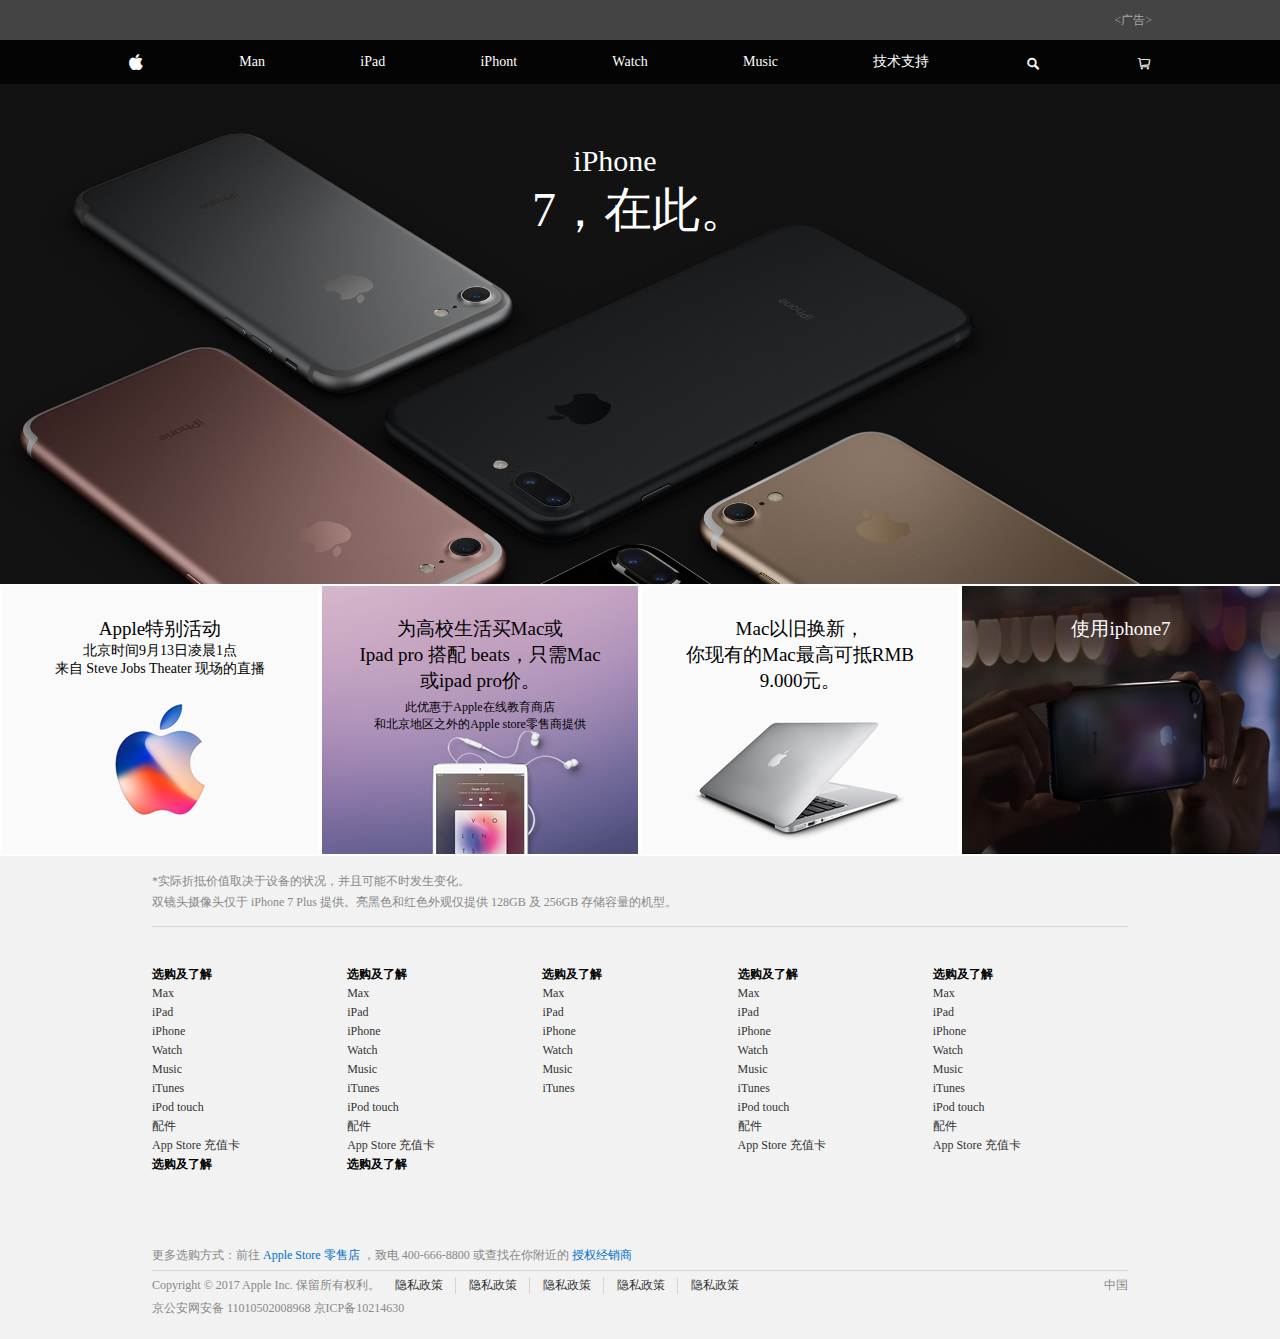
<file: index.html>
<!doctype html>
<html lang="en">
<head>
    <meta charset="UTF-8">
    <title>ipad</title>
    <link rel="stylesheet" href="CSS/index.css">
    <link rel="stylesheet" href="CSS/base.css">
</head>
<body>
<!--头部-->
<header>
    <main>
        <p>&lt;广告&gt;</p>
    </main>
</header>
<!--头部结束-->
<!--导航开始-->
<nav style="-moz-user-select:-moz-none;" onselectstart="return false;">
    <ul class="daohang">
        <li><a class="iconfont" href="">&#xe6d3;</a></li>
        <li><a href="https://15834363089.github.io/WUIF1707-2-personal/gerenzhuye.html">Man</a></li>
        <li><a href="https://15834363089.github.io/WUIF1707-2-personal/gerenzhuye.html">iPad</a></li>
        <li><a href="https://15834363089.github.io/WUIF1707-2-personal/gerenzhuye.html">iPhont</a></li>
        <li><a href="https://15834363089.github.io/WUIF1707-2-personal/gerenzhuye.html">Watch</a></li>
        <li><a href="https://15834363089.github.io/WUIF1707-2-personal/gerenzhuye.html">Music</a></li>
        <li><a href="https://15834363089.github.io/WUIF1707-2-personal/gerenzhuye.html">技术支持</a></li>
        <li><a class="iconfont" href="https://15834363089.github.io/WUIF1707-2-personal/gerenzhuye.html">&#xe605;</a></li>
        <li><a class="iconfont" href="https://15834363089.github.io/WUIF1707-2-personal/gerenzhuye.html">&#xe639;</a></li>
    </ul>
    <ul class="daohang-1">
        <li><a class="iconfont" href="">&#xe61d;</a></li>
        <li><a class="iconfont" href="">&#xe6d3;</a></li>
        <li><a class="iconfont" href="">&#xeb16;</a></li>
    </ul>
</nav>
<!--导航结束-->
<!--banner-->
<div id="banner">
    <div class="banner-img">
        <div class="banner-text">
            <h1>iPhone</h1>
            <h1>7，在此。</h1>
        </div>
    </div>
</div>
<!--banner结束-->
<div class="box">
    <div>
        <h4>Apple特别活动</h4>
        <h5>北京时间9月13日凌晨1点<br><span>来自 Steve Jobs Theater 现场的直播</span>
        </h5>
    </div>
    <div>
        <h4>
            为高校生活买Mac或 <br> Ipad pro 搭配 beats，只需Mac或ipad pro价。
        </h4>
        <h6>此优惠于Apple在线教育商店 <br>和北京地区之外的Apple store零售商提供</h6>
    </div>
    <div>
        <h4>Mac以旧换新，<br>你现有的Mac最高可抵RMB 9.000元。</h4>

    </div>
    <div>
        <h4>使用iphone7</h4>
    </div>
</div>
<div class="weibu">
    <div class="weibuneirong">
        <div class="wei-top">
            <p>*实际折抵价值取决于设备的状况，并且可能不时发生变化。</p>
            <p>双镜头摄像头仅于 iPhone 7 Plus 提供。亮黑色和红色外观仅提供 128GB 及 256GB 存储容量的机型。</p>
        </div>
        <div class="wei-zhong">
            <ul class="zuo-1">
                <li>选购及了解<p>+</p></li>
                <li><a href="">Max</a></li>
                <li><a href="">iPad</a></li>
                <li><a href="">iPhone</a></li>
                <li><a href="">Watch</a></li>
                <li><a href="">Music</a></li>
                <li><a href="">iTunes</a></li>
                <li><a href="">iPod touch</a></li>
                <li><a href="">配件</a></li>
                <li><a href="">App Store 充值卡</a></li>
            </ul>
            <ul class="zuo-1">
                <li>选购及了解<p>+</p></li>
                <li><a href="">Max</a></li>
                <li><a href="">iPad</a></li>
                <li><a href="">iPhone</a></li>
                <li><a href="">Watch</a></li>
                <li><a href="">Music</a></li>
                <li><a href="">iTunes</a></li>
                <li><a href="">iPod touch</a></li>
                <li><a href="">配件</a></li>
                <li><a href="">App Store 充值卡</a></li>
            </ul>
            <ul class="zuo-1">
                <li>选购及了解<p>+</p></li>
                <li><a href="">Max</a></li>
                <li><a href="">iPad</a></li>
                <li><a href="">iPhone</a></li>
                <li><a href="">Watch</a></li>
                <li><a href="">Music</a></li>
                <li><a href="">iTunes</a></li>
            </ul>
            <ul class="zuo-1">
                <li>选购及了解<p>+</p></li>
                <li><a href="">Max</a></li>
                <li><a href="">iPad</a></li>
                <li><a href="">iPhone</a></li>
                <li><a href="">Watch</a></li>
                <li><a href="">Music</a></li>
                <li><a href="">iTunes</a></li>
                <li><a href="">iPod touch</a></li>
                <li><a href="">配件</a></li>
                <li><a href="">App Store 充值卡</a></li>
            </ul>
            <ul class="zuo-1">
                <li>选购及了解<p>+</p></li>
                <li><a href="">Max</a></li>
                <li><a href="">iPad</a></li>
                <li><a href="">iPhone</a></li>
                <li><a href="">Watch</a></li>
                <li><a href="">Music</a></li>
                <li><a href="">iTunes</a></li>
                <li><a href="">iPod touch</a></li>
                <li><a href="">配件</a></li>
                <li><a href="">App Store 充值卡</a></li>
            </ul>
            <ul class="zuo-1">
                <li>选购及了解<p>+</p></li>
            </ul>
            <ul class="zuo-1">
                <li>选购及了解<p>+</p></li>
            </ul>

        </div>
        <div class="wei-bottom">
            <div class="dianhua">
                <span>更多选购方式：前往</span>
                <a href="">Apple Store 零售店</a>
                <span>，致电 400-666-8800 或查找在你附近的</span>
                <a href="">授权经销商</a>
            </div>
            <div class="buxiangzuo">
                <div class="buxiangzuo-1">
                    Copyright © 2017 Apple Inc. 保留所有权利。
                </div>
                <div class="buxiangzuo-2">
                    <a href="">隐私政策</a>
                    <a href="">隐私政策</a>
                    <a href="">隐私政策</a>
                    <a href="">隐私政策</a>
                    <a href="">隐私政策</a>
                </div>
                <p>中国</p>
            </div>
            <div class="buzuole">
                <p>中国</p>
                <p><div class="buxiangzuo-1">
                Copyright © 2017 Apple Inc. 保留所有权利。
            </div></p>
                <div class="ai-1">
                    <a href="">隐私政策</a>
                    <a href="">隐私政策</a>
                    <a href="">隐私政策</a>
                    <a href="">隐私政策</a>
                    <a href="">隐私政策</a>
                </div>
            </div>
            <div class="ai">京公安网安备 11010502008968 <a href="">京ICP备10214630</a></div>

        </div>
    </div>
</div>

</body>
</html>
</file>
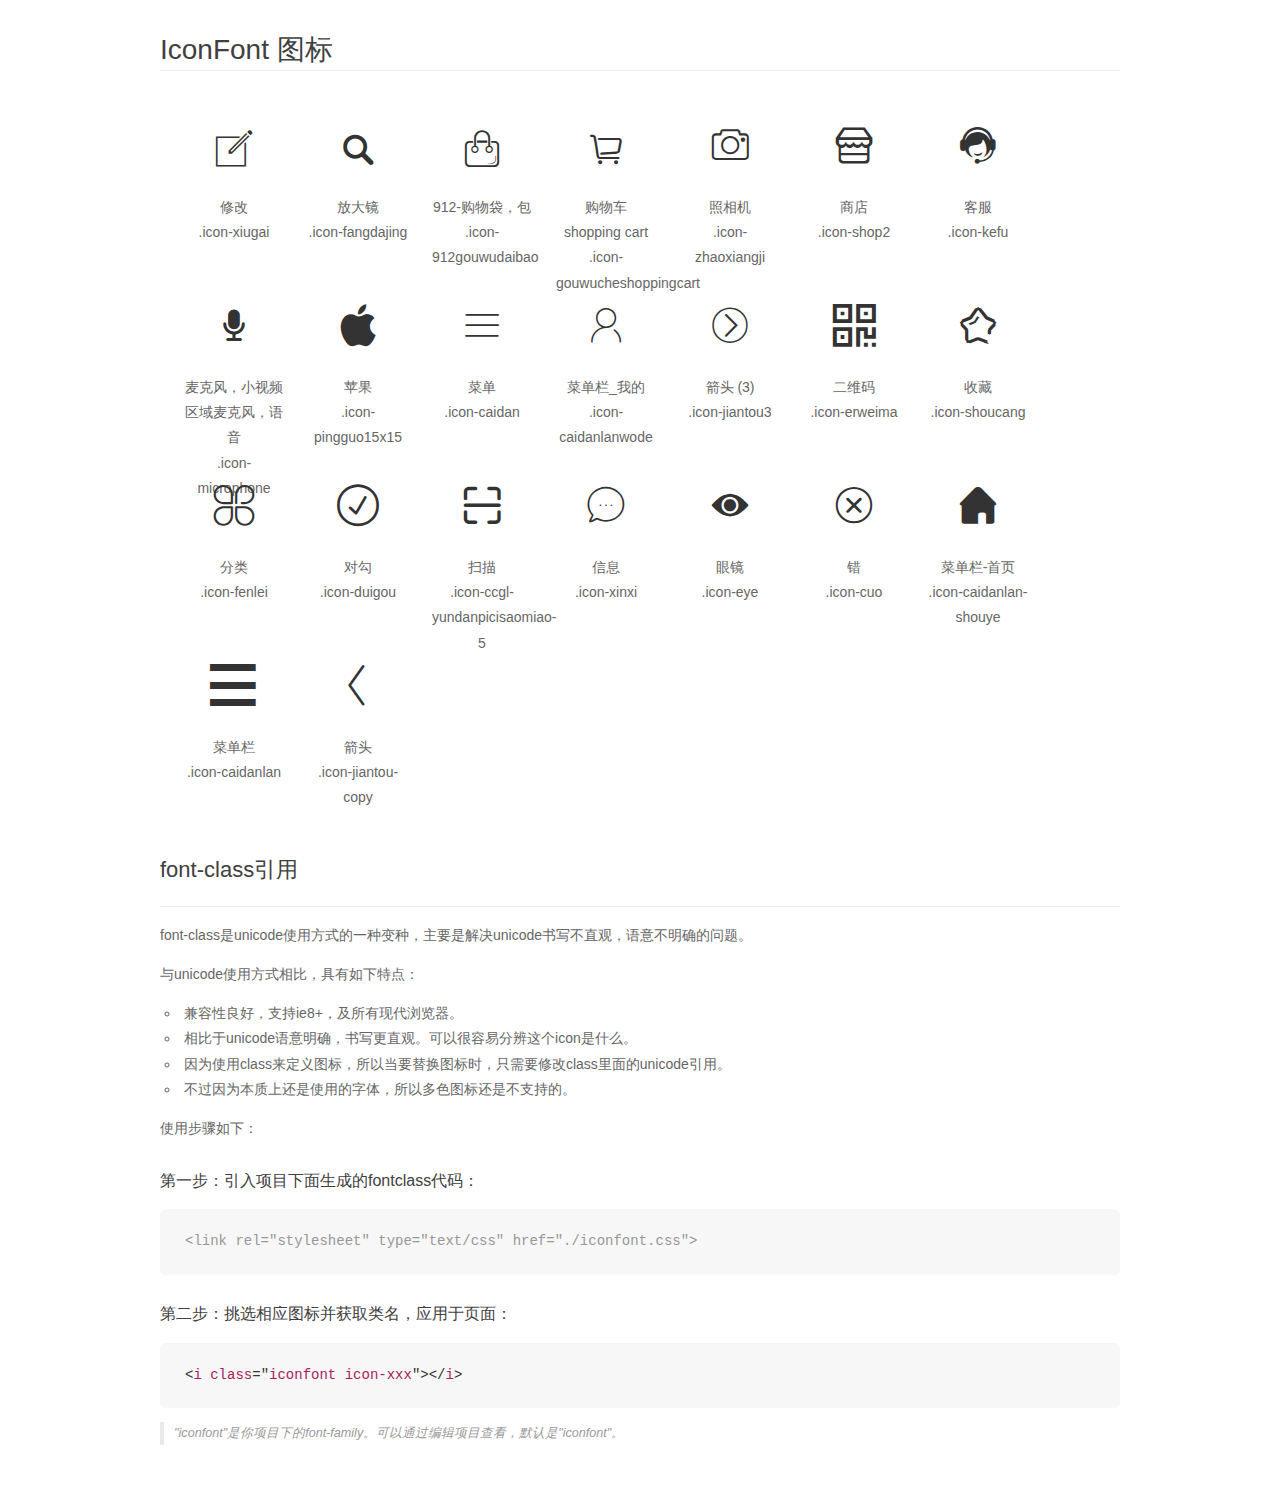
<file: iconfont/demo_fontclass.html>
<!DOCTYPE html>
<html>
<head>
    <meta charset="utf-8"/>
    <title>IconFont</title>
    <link rel="stylesheet" href="demo.css">
    <link rel="stylesheet" href="iconfont.css">
</head>
<body>
    <div class="main markdown">
        <h1>IconFont 图标</h1>
        <ul class="icon_lists clear">
            
                <li>
                <i class="icon iconfont icon-xiugai"></i>
                    <div class="name">修改</div>
                    <div class="fontclass">.icon-xiugai</div>
                </li>
            
                <li>
                <i class="icon iconfont icon-fangdajing"></i>
                    <div class="name">放大镜</div>
                    <div class="fontclass">.icon-fangdajing</div>
                </li>
            
                <li>
                <i class="icon iconfont icon-912gouwudaibao"></i>
                    <div class="name">912-购物袋，包</div>
                    <div class="fontclass">.icon-912gouwudaibao</div>
                </li>
            
                <li>
                <i class="icon iconfont icon-gouwucheshoppingcart"></i>
                    <div class="name">购物车 shopping cart</div>
                    <div class="fontclass">.icon-gouwucheshoppingcart</div>
                </li>
            
                <li>
                <i class="icon iconfont icon-zhaoxiangji"></i>
                    <div class="name">照相机</div>
                    <div class="fontclass">.icon-zhaoxiangji</div>
                </li>
            
                <li>
                <i class="icon iconfont icon-shop2"></i>
                    <div class="name">商店</div>
                    <div class="fontclass">.icon-shop2</div>
                </li>
            
                <li>
                <i class="icon iconfont icon-kefu"></i>
                    <div class="name">客服</div>
                    <div class="fontclass">.icon-kefu</div>
                </li>
            
                <li>
                <i class="icon iconfont icon-microphone"></i>
                    <div class="name">麦克风，小视频区域麦克风，语音</div>
                    <div class="fontclass">.icon-microphone</div>
                </li>
            
                <li>
                <i class="icon iconfont icon-pingguo15x15"></i>
                    <div class="name">苹果</div>
                    <div class="fontclass">.icon-pingguo15x15</div>
                </li>
            
                <li>
                <i class="icon iconfont icon-caidan"></i>
                    <div class="name">菜单</div>
                    <div class="fontclass">.icon-caidan</div>
                </li>
            
                <li>
                <i class="icon iconfont icon-caidanlanwode"></i>
                    <div class="name">菜单栏_我的</div>
                    <div class="fontclass">.icon-caidanlanwode</div>
                </li>
            
                <li>
                <i class="icon iconfont icon-jiantou3"></i>
                    <div class="name">箭头 (3)</div>
                    <div class="fontclass">.icon-jiantou3</div>
                </li>
            
                <li>
                <i class="icon iconfont icon-erweima"></i>
                    <div class="name">二维码</div>
                    <div class="fontclass">.icon-erweima</div>
                </li>
            
                <li>
                <i class="icon iconfont icon-shoucang"></i>
                    <div class="name">收藏</div>
                    <div class="fontclass">.icon-shoucang</div>
                </li>
            
                <li>
                <i class="icon iconfont icon-fenlei"></i>
                    <div class="name">分类</div>
                    <div class="fontclass">.icon-fenlei</div>
                </li>
            
                <li>
                <i class="icon iconfont icon-duigou"></i>
                    <div class="name">对勾</div>
                    <div class="fontclass">.icon-duigou</div>
                </li>
            
                <li>
                <i class="icon iconfont icon-ccgl-yundanpicisaomiao-5"></i>
                    <div class="name">扫描</div>
                    <div class="fontclass">.icon-ccgl-yundanpicisaomiao-5</div>
                </li>
            
                <li>
                <i class="icon iconfont icon-xinxi"></i>
                    <div class="name">信息</div>
                    <div class="fontclass">.icon-xinxi</div>
                </li>
            
                <li>
                <i class="icon iconfont icon-eye"></i>
                    <div class="name">眼镜</div>
                    <div class="fontclass">.icon-eye</div>
                </li>
            
                <li>
                <i class="icon iconfont icon-cuo"></i>
                    <div class="name">错</div>
                    <div class="fontclass">.icon-cuo</div>
                </li>
            
                <li>
                <i class="icon iconfont icon-caidanlan-shouye"></i>
                    <div class="name">菜单栏-首页</div>
                    <div class="fontclass">.icon-caidanlan-shouye</div>
                </li>
            
                <li>
                <i class="icon iconfont icon-caidanlan"></i>
                    <div class="name">菜单栏</div>
                    <div class="fontclass">.icon-caidanlan</div>
                </li>
            
                <li>
                <i class="icon iconfont icon-jiantou-copy"></i>
                    <div class="name">箭头</div>
                    <div class="fontclass">.icon-jiantou-copy</div>
                </li>
            
        </ul>

        <h2 id="font-class-">font-class引用</h2>
        <hr>

        <p>font-class是unicode使用方式的一种变种，主要是解决unicode书写不直观，语意不明确的问题。</p>
        <p>与unicode使用方式相比，具有如下特点：</p>
        <ul>
        <li>兼容性良好，支持ie8+，及所有现代浏览器。</li>
        <li>相比于unicode语意明确，书写更直观。可以很容易分辨这个icon是什么。</li>
        <li>因为使用class来定义图标，所以当要替换图标时，只需要修改class里面的unicode引用。</li>
        <li>不过因为本质上还是使用的字体，所以多色图标还是不支持的。</li>
        </ul>
        <p>使用步骤如下：</p>
        <h3 id="-fontclass-">第一步：引入项目下面生成的fontclass代码：</h3>


        <pre><code class="lang-js hljs javascript"><span class="hljs-comment">&lt;link rel="stylesheet" type="text/css" href="./iconfont.css"&gt;</span></code></pre>
        <h3 id="-">第二步：挑选相应图标并获取类名，应用于页面：</h3>
        <pre><code class="lang-css hljs">&lt;<span class="hljs-selector-tag">i</span> <span class="hljs-selector-tag">class</span>="<span class="hljs-selector-tag">iconfont</span> <span class="hljs-selector-tag">icon-xxx</span>"&gt;&lt;/<span class="hljs-selector-tag">i</span>&gt;</code></pre>
        <blockquote>
        <p>"iconfont"是你项目下的font-family。可以通过编辑项目查看，默认是"iconfont"。</p>
        </blockquote>
    </div>
</body>
</html>
</file>
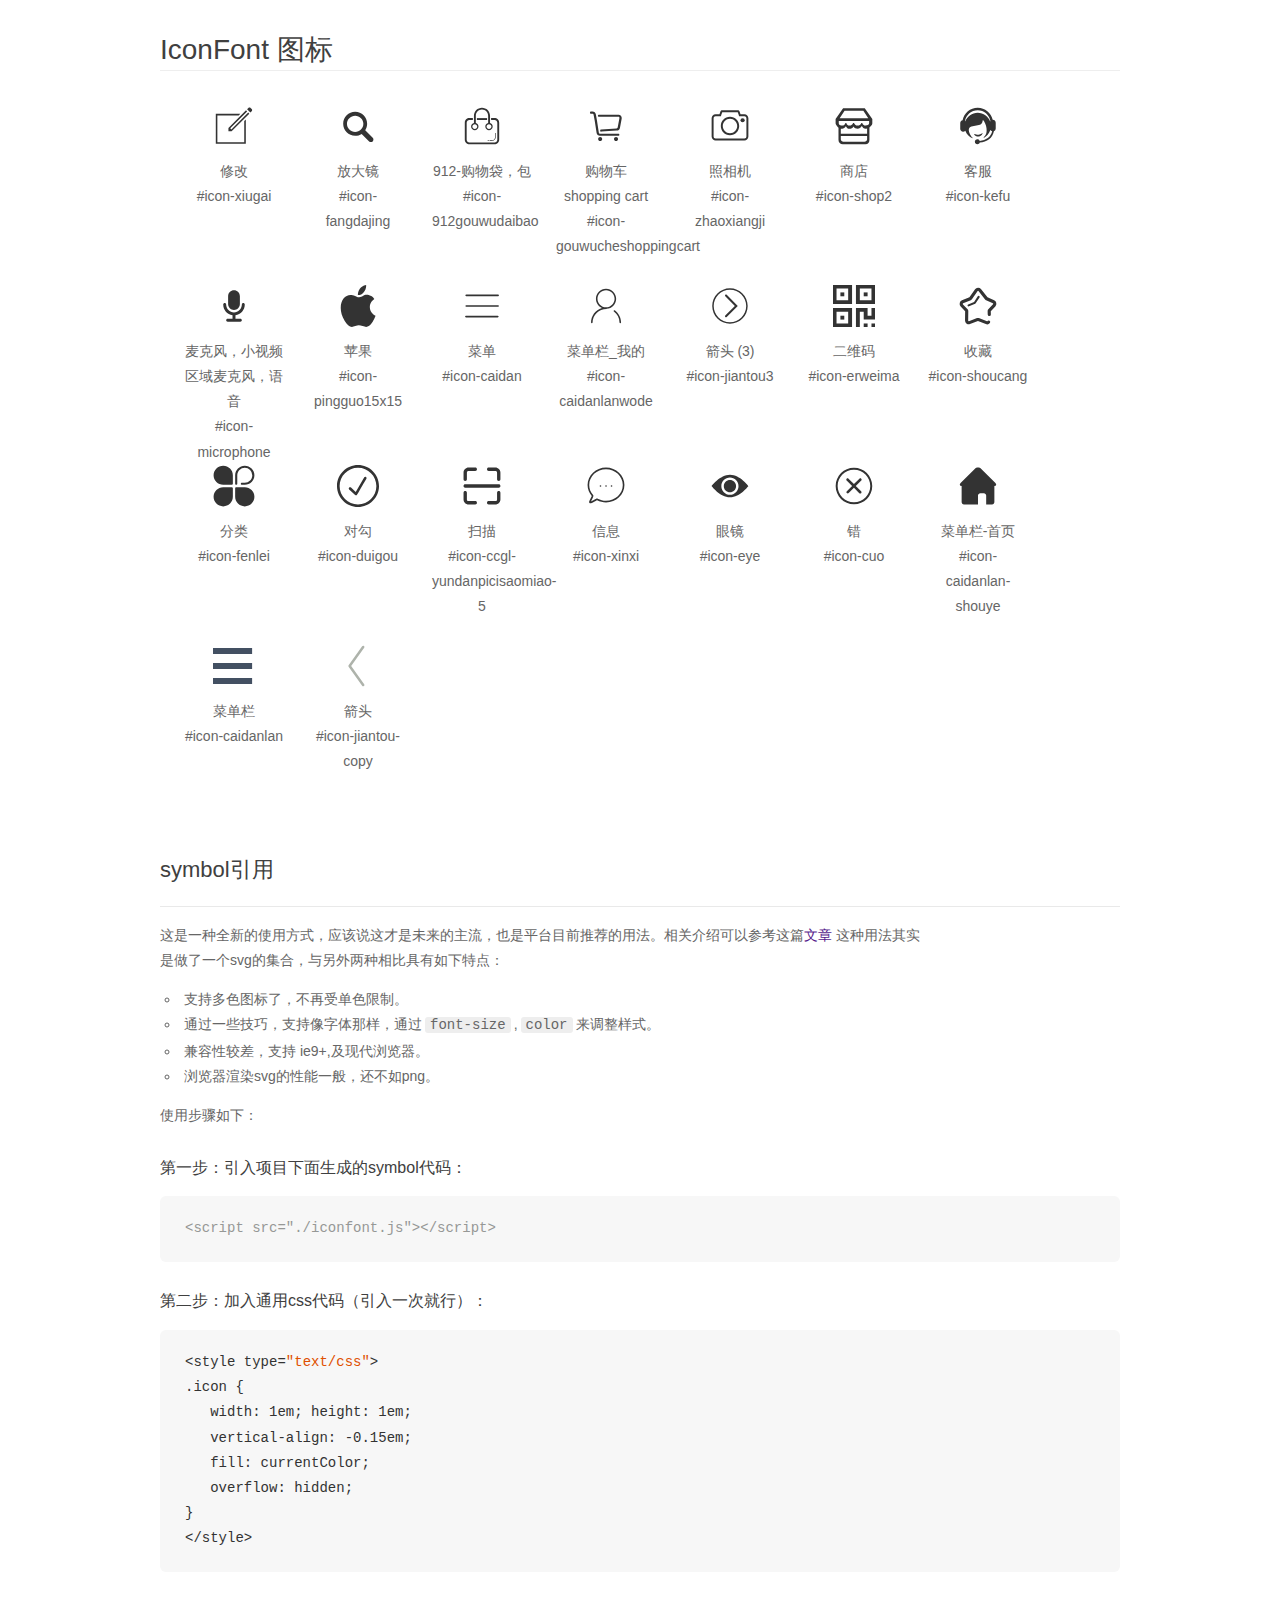
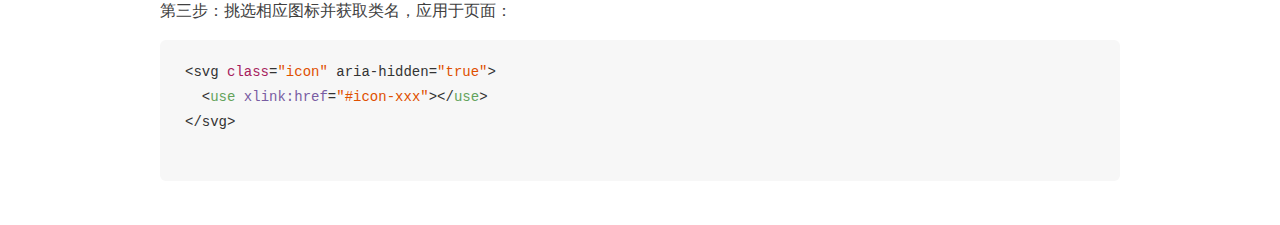
<file: iconfont/demo_symbol.html>
<!DOCTYPE html>
<html>
<head>
    <meta charset="utf-8"/>
    <title>IconFont</title>
    <link rel="stylesheet" href="demo.css">
    <script src="iconfont.js"></script>

    <style type="text/css">
        .icon {
          /* 通过设置 font-size 来改变图标大小 */
          width: 1em; height: 1em;
          /* 图标和文字相邻时，垂直对齐 */
          vertical-align: -0.15em;
          /* 通过设置 color 来改变 SVG 的颜色/fill */
          fill: currentColor;
          /* path 和 stroke 溢出 viewBox 部分在 IE 下会显示
             normalize.css 中也包含这行 */
          overflow: hidden;
        }

    </style>
</head>
<body>
    <div class="main markdown">
        <h1>IconFont 图标</h1>
        <ul class="icon_lists clear">
            
                <li>
                    <svg class="icon" aria-hidden="true">
                        <use xlink:href="#icon-xiugai"></use>
                    </svg>
                    <div class="name">修改</div>
                    <div class="fontclass">#icon-xiugai</div>
                </li>
            
                <li>
                    <svg class="icon" aria-hidden="true">
                        <use xlink:href="#icon-fangdajing"></use>
                    </svg>
                    <div class="name">放大镜</div>
                    <div class="fontclass">#icon-fangdajing</div>
                </li>
            
                <li>
                    <svg class="icon" aria-hidden="true">
                        <use xlink:href="#icon-912gouwudaibao"></use>
                    </svg>
                    <div class="name">912-购物袋，包</div>
                    <div class="fontclass">#icon-912gouwudaibao</div>
                </li>
            
                <li>
                    <svg class="icon" aria-hidden="true">
                        <use xlink:href="#icon-gouwucheshoppingcart"></use>
                    </svg>
                    <div class="name">购物车 shopping cart</div>
                    <div class="fontclass">#icon-gouwucheshoppingcart</div>
                </li>
            
                <li>
                    <svg class="icon" aria-hidden="true">
                        <use xlink:href="#icon-zhaoxiangji"></use>
                    </svg>
                    <div class="name">照相机</div>
                    <div class="fontclass">#icon-zhaoxiangji</div>
                </li>
            
                <li>
                    <svg class="icon" aria-hidden="true">
                        <use xlink:href="#icon-shop2"></use>
                    </svg>
                    <div class="name">商店</div>
                    <div class="fontclass">#icon-shop2</div>
                </li>
            
                <li>
                    <svg class="icon" aria-hidden="true">
                        <use xlink:href="#icon-kefu"></use>
                    </svg>
                    <div class="name">客服</div>
                    <div class="fontclass">#icon-kefu</div>
                </li>
            
                <li>
                    <svg class="icon" aria-hidden="true">
                        <use xlink:href="#icon-microphone"></use>
                    </svg>
                    <div class="name">麦克风，小视频区域麦克风，语音</div>
                    <div class="fontclass">#icon-microphone</div>
                </li>
            
                <li>
                    <svg class="icon" aria-hidden="true">
                        <use xlink:href="#icon-pingguo15x15"></use>
                    </svg>
                    <div class="name">苹果</div>
                    <div class="fontclass">#icon-pingguo15x15</div>
                </li>
            
                <li>
                    <svg class="icon" aria-hidden="true">
                        <use xlink:href="#icon-caidan"></use>
                    </svg>
                    <div class="name">菜单</div>
                    <div class="fontclass">#icon-caidan</div>
                </li>
            
                <li>
                    <svg class="icon" aria-hidden="true">
                        <use xlink:href="#icon-caidanlanwode"></use>
                    </svg>
                    <div class="name">菜单栏_我的</div>
                    <div class="fontclass">#icon-caidanlanwode</div>
                </li>
            
                <li>
                    <svg class="icon" aria-hidden="true">
                        <use xlink:href="#icon-jiantou3"></use>
                    </svg>
                    <div class="name">箭头 (3)</div>
                    <div class="fontclass">#icon-jiantou3</div>
                </li>
            
                <li>
                    <svg class="icon" aria-hidden="true">
                        <use xlink:href="#icon-erweima"></use>
                    </svg>
                    <div class="name">二维码</div>
                    <div class="fontclass">#icon-erweima</div>
                </li>
            
                <li>
                    <svg class="icon" aria-hidden="true">
                        <use xlink:href="#icon-shoucang"></use>
                    </svg>
                    <div class="name">收藏</div>
                    <div class="fontclass">#icon-shoucang</div>
                </li>
            
                <li>
                    <svg class="icon" aria-hidden="true">
                        <use xlink:href="#icon-fenlei"></use>
                    </svg>
                    <div class="name">分类</div>
                    <div class="fontclass">#icon-fenlei</div>
                </li>
            
                <li>
                    <svg class="icon" aria-hidden="true">
                        <use xlink:href="#icon-duigou"></use>
                    </svg>
                    <div class="name">对勾</div>
                    <div class="fontclass">#icon-duigou</div>
                </li>
            
                <li>
                    <svg class="icon" aria-hidden="true">
                        <use xlink:href="#icon-ccgl-yundanpicisaomiao-5"></use>
                    </svg>
                    <div class="name">扫描</div>
                    <div class="fontclass">#icon-ccgl-yundanpicisaomiao-5</div>
                </li>
            
                <li>
                    <svg class="icon" aria-hidden="true">
                        <use xlink:href="#icon-xinxi"></use>
                    </svg>
                    <div class="name">信息</div>
                    <div class="fontclass">#icon-xinxi</div>
                </li>
            
                <li>
                    <svg class="icon" aria-hidden="true">
                        <use xlink:href="#icon-eye"></use>
                    </svg>
                    <div class="name">眼镜</div>
                    <div class="fontclass">#icon-eye</div>
                </li>
            
                <li>
                    <svg class="icon" aria-hidden="true">
                        <use xlink:href="#icon-cuo"></use>
                    </svg>
                    <div class="name">错</div>
                    <div class="fontclass">#icon-cuo</div>
                </li>
            
                <li>
                    <svg class="icon" aria-hidden="true">
                        <use xlink:href="#icon-caidanlan-shouye"></use>
                    </svg>
                    <div class="name">菜单栏-首页</div>
                    <div class="fontclass">#icon-caidanlan-shouye</div>
                </li>
            
                <li>
                    <svg class="icon" aria-hidden="true">
                        <use xlink:href="#icon-caidanlan"></use>
                    </svg>
                    <div class="name">菜单栏</div>
                    <div class="fontclass">#icon-caidanlan</div>
                </li>
            
                <li>
                    <svg class="icon" aria-hidden="true">
                        <use xlink:href="#icon-jiantou-copy"></use>
                    </svg>
                    <div class="name">箭头</div>
                    <div class="fontclass">#icon-jiantou-copy</div>
                </li>
            
        </ul>


        <h2 id="symbol-">symbol引用</h2>
        <hr>

        <p>这是一种全新的使用方式，应该说这才是未来的主流，也是平台目前推荐的用法。相关介绍可以参考这篇<a href="">文章</a>
        这种用法其实是做了一个svg的集合，与另外两种相比具有如下特点：</p>
        <ul>
          <li>支持多色图标了，不再受单色限制。</li>
          <li>通过一些技巧，支持像字体那样，通过<code>font-size</code>,<code>color</code>来调整样式。</li>
          <li>兼容性较差，支持 ie9+,及现代浏览器。</li>
          <li>浏览器渲染svg的性能一般，还不如png。</li>
        </ul>
        <p>使用步骤如下：</p>
        <h3 id="-symbol-">第一步：引入项目下面生成的symbol代码：</h3>
        <pre><code class="lang-js hljs javascript"><span class="hljs-comment">&lt;script src="./iconfont.js"&gt;&lt;/script&gt;</span></code></pre>
        <h3 id="-css-">第二步：加入通用css代码（引入一次就行）：</h3>
        <pre><code class="lang-js hljs javascript">&lt;style type=<span class="hljs-string">"text/css"</span>&gt;
.icon {
   width: <span class="hljs-number">1</span>em; height: <span class="hljs-number">1</span>em;
   vertical-align: <span class="hljs-number">-0.15</span>em;
   fill: currentColor;
   overflow: hidden;
}
&lt;<span class="hljs-regexp">/style&gt;</span></code></pre>
        <h3 id="-">第三步：挑选相应图标并获取类名，应用于页面：</h3>
        <pre><code class="lang-js hljs javascript">&lt;svg <span class="hljs-class"><span class="hljs-keyword">class</span></span>=<span class="hljs-string">"icon"</span> aria-hidden=<span class="hljs-string">"true"</span>&gt;<span class="xml"><span class="hljs-tag">
  &lt;<span class="hljs-name">use</span> <span class="hljs-attr">xlink:href</span>=<span class="hljs-string">"#icon-xxx"</span>&gt;</span><span class="hljs-tag">&lt;/<span class="hljs-name">use</span>&gt;</span>
</span>&lt;<span class="hljs-regexp">/svg&gt;
        </span></code></pre>
    </div>
</body>
</html>
</file>
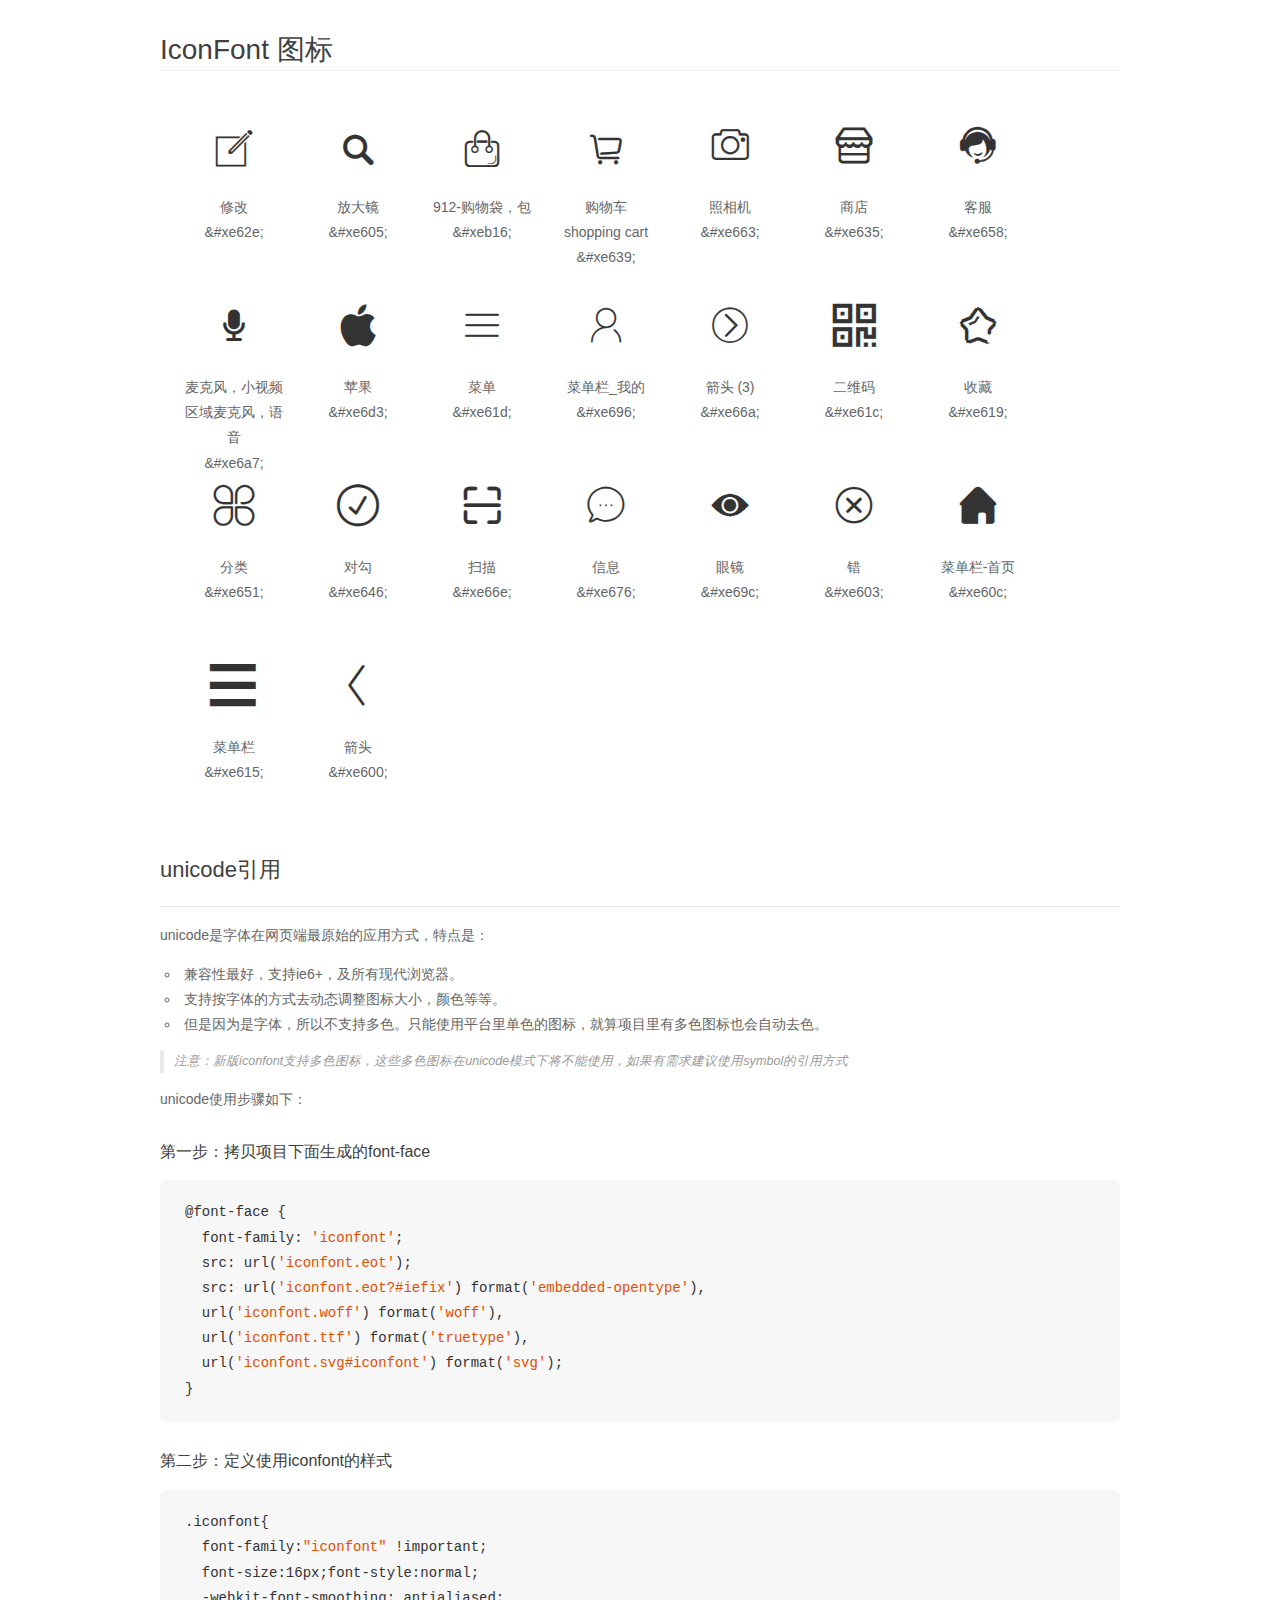
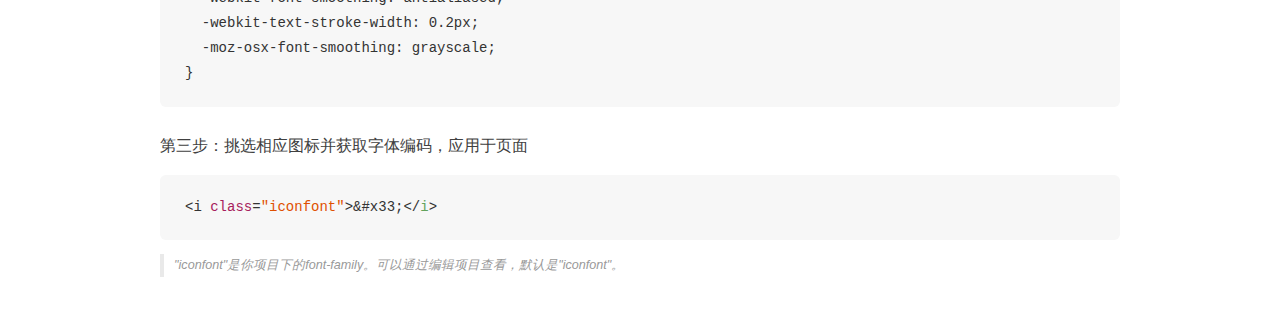
<file: iconfont/demo_unicode.html>
<!DOCTYPE html>
<html>
<head>
    <meta charset="utf-8"/>
    <title>IconFont</title>
    <link rel="stylesheet" href="demo.css">

    <style type="text/css">

        @font-face {font-family: "iconfont";
          src: url('iconfont.eot'); /* IE9*/
          src: url('iconfont.eot#iefix') format('embedded-opentype'), /* IE6-IE8 */
          url('iconfont.woff') format('woff'), /* chrome, firefox */
          url('iconfont.ttf') format('truetype'), /* chrome, firefox, opera, Safari, Android, iOS 4.2+*/
          url('iconfont.svg#iconfont') format('svg'); /* iOS 4.1- */
        }

        .iconfont {
          font-family:"iconfont" !important;
          font-size:16px;
          font-style:normal;
          -webkit-font-smoothing: antialiased;
          -webkit-text-stroke-width: 0.2px;
          -moz-osx-font-smoothing: grayscale;
        }

    </style>
</head>
<body>
    <div class="main markdown">
        <h1>IconFont 图标</h1>
        <ul class="icon_lists clear">
            
                <li>
                <i class="icon iconfont">&#xe62e;</i>
                    <div class="name">修改</div>
                    <div class="code">&amp;#xe62e;</div>
                </li>
            
                <li>
                <i class="icon iconfont">&#xe605;</i>
                    <div class="name">放大镜</div>
                    <div class="code">&amp;#xe605;</div>
                </li>
            
                <li>
                <i class="icon iconfont">&#xeb16;</i>
                    <div class="name">912-购物袋，包</div>
                    <div class="code">&amp;#xeb16;</div>
                </li>
            
                <li>
                <i class="icon iconfont">&#xe639;</i>
                    <div class="name">购物车 shopping cart</div>
                    <div class="code">&amp;#xe639;</div>
                </li>
            
                <li>
                <i class="icon iconfont">&#xe663;</i>
                    <div class="name">照相机</div>
                    <div class="code">&amp;#xe663;</div>
                </li>
            
                <li>
                <i class="icon iconfont">&#xe635;</i>
                    <div class="name">商店</div>
                    <div class="code">&amp;#xe635;</div>
                </li>
            
                <li>
                <i class="icon iconfont">&#xe658;</i>
                    <div class="name">客服</div>
                    <div class="code">&amp;#xe658;</div>
                </li>
            
                <li>
                <i class="icon iconfont">&#xe6a7;</i>
                    <div class="name">麦克风，小视频区域麦克风，语音</div>
                    <div class="code">&amp;#xe6a7;</div>
                </li>
            
                <li>
                <i class="icon iconfont">&#xe6d3;</i>
                    <div class="name">苹果</div>
                    <div class="code">&amp;#xe6d3;</div>
                </li>
            
                <li>
                <i class="icon iconfont">&#xe61d;</i>
                    <div class="name">菜单</div>
                    <div class="code">&amp;#xe61d;</div>
                </li>
            
                <li>
                <i class="icon iconfont">&#xe696;</i>
                    <div class="name">菜单栏_我的</div>
                    <div class="code">&amp;#xe696;</div>
                </li>
            
                <li>
                <i class="icon iconfont">&#xe66a;</i>
                    <div class="name">箭头 (3)</div>
                    <div class="code">&amp;#xe66a;</div>
                </li>
            
                <li>
                <i class="icon iconfont">&#xe61c;</i>
                    <div class="name">二维码</div>
                    <div class="code">&amp;#xe61c;</div>
                </li>
            
                <li>
                <i class="icon iconfont">&#xe619;</i>
                    <div class="name">收藏</div>
                    <div class="code">&amp;#xe619;</div>
                </li>
            
                <li>
                <i class="icon iconfont">&#xe651;</i>
                    <div class="name">分类</div>
                    <div class="code">&amp;#xe651;</div>
                </li>
            
                <li>
                <i class="icon iconfont">&#xe646;</i>
                    <div class="name">对勾</div>
                    <div class="code">&amp;#xe646;</div>
                </li>
            
                <li>
                <i class="icon iconfont">&#xe66e;</i>
                    <div class="name">扫描</div>
                    <div class="code">&amp;#xe66e;</div>
                </li>
            
                <li>
                <i class="icon iconfont">&#xe676;</i>
                    <div class="name">信息</div>
                    <div class="code">&amp;#xe676;</div>
                </li>
            
                <li>
                <i class="icon iconfont">&#xe69c;</i>
                    <div class="name">眼镜</div>
                    <div class="code">&amp;#xe69c;</div>
                </li>
            
                <li>
                <i class="icon iconfont">&#xe603;</i>
                    <div class="name">错</div>
                    <div class="code">&amp;#xe603;</div>
                </li>
            
                <li>
                <i class="icon iconfont">&#xe60c;</i>
                    <div class="name">菜单栏-首页</div>
                    <div class="code">&amp;#xe60c;</div>
                </li>
            
                <li>
                <i class="icon iconfont">&#xe615;</i>
                    <div class="name">菜单栏</div>
                    <div class="code">&amp;#xe615;</div>
                </li>
            
                <li>
                <i class="icon iconfont">&#xe600;</i>
                    <div class="name">箭头</div>
                    <div class="code">&amp;#xe600;</div>
                </li>
            
        </ul>
        <h2 id="unicode-">unicode引用</h2>
        <hr>

        <p>unicode是字体在网页端最原始的应用方式，特点是：</p>
        <ul>
        <li>兼容性最好，支持ie6+，及所有现代浏览器。</li>
        <li>支持按字体的方式去动态调整图标大小，颜色等等。</li>
        <li>但是因为是字体，所以不支持多色。只能使用平台里单色的图标，就算项目里有多色图标也会自动去色。</li>
        </ul>
        <blockquote>
        <p>注意：新版iconfont支持多色图标，这些多色图标在unicode模式下将不能使用，如果有需求建议使用symbol的引用方式</p>
        </blockquote>
        <p>unicode使用步骤如下：</p>
        <h3 id="-font-face">第一步：拷贝项目下面生成的font-face</h3>
        <pre><code class="lang-js hljs javascript">@font-face {
  font-family: <span class="hljs-string">'iconfont'</span>;
  src: url(<span class="hljs-string">'iconfont.eot'</span>);
  src: url(<span class="hljs-string">'iconfont.eot?#iefix'</span>) format(<span class="hljs-string">'embedded-opentype'</span>),
  url(<span class="hljs-string">'iconfont.woff'</span>) format(<span class="hljs-string">'woff'</span>),
  url(<span class="hljs-string">'iconfont.ttf'</span>) format(<span class="hljs-string">'truetype'</span>),
  url(<span class="hljs-string">'iconfont.svg#iconfont'</span>) format(<span class="hljs-string">'svg'</span>);
}
</code></pre>
        <h3 id="-iconfont-">第二步：定义使用iconfont的样式</h3>
        <pre><code class="lang-js hljs javascript">.iconfont{
  font-family:<span class="hljs-string">"iconfont"</span> !important;
  font-size:<span class="hljs-number">16</span>px;font-style:normal;
  -webkit-font-smoothing: antialiased;
  -webkit-text-stroke-width: <span class="hljs-number">0.2</span>px;
  -moz-osx-font-smoothing: grayscale;
}
</code></pre>
        <h3 id="-">第三步：挑选相应图标并获取字体编码，应用于页面</h3>
        <pre><code class="lang-js hljs javascript">&lt;i <span class="hljs-class"><span class="hljs-keyword">class</span></span>=<span class="hljs-string">"iconfont"</span>&gt;&amp;#x33;<span class="xml"><span class="hljs-tag">&lt;/<span class="hljs-name">i</span>&gt;</span></span></code></pre>

        <blockquote>
        <p>"iconfont"是你项目下的font-family。可以通过编辑项目查看，默认是"iconfont"。</p>
        </blockquote>
    </div>


</body>
</html>
</file>
<file: CSS/index.css>
@font-face {
    font-family: 'iconfont';
    src: url('../iconfont/iconfont.eot');
    src: url('../iconfont/iconfont.eot?#iefix') format('embedded-opentype'),
    url('../iconfont/iconfont.woff') format('woff'),
    url('../iconfont/iconfont.ttf') format('truetype'),
    url('../iconfont/iconfont.svg#iconfont') format('svg');
}
.iconfont{
    font-family:"iconfont" !important;
    font-size:16px;font-style:normal;
    -webkit-font-smoothing: antialiased;
    -webkit-text-stroke-width: 0.2px;
    -moz-osx-font-smoothing: grayscale;
}
header{
    width: 100%;
    height: 40px;
    background: #444;
}
header main{
    max-width: 1024px;/*css3新增属性，最大值为1024，屏幕缩放，宽度也会自动缩放，最小值跟着窗口变化跟着变化*/
    height: 100%;
    margin: 0 auto;
    /*display: flex;*/
    /*background: #ccc;*/
}
header main p{
    float: right;
    line-height: 40px;
    color: #a8a8aa;
    font-size: 12px;
}
/*头部结束*/
/*导航*/
nav{
    width: 100%;
    height:44px;
    background: #040404;
}
.daohang{
    max-width: 1024px;
    height: 44px;
    margin: 0 auto;
    display: flex;
    /*flex-wrap:nowrap;*/
    flex-wrap:wrap;
    justify-content:space-between;
}
.daohang li{
    text-align: center;
    line-height: 44px;
    font-size: 14px;
}
.daohang li a{
    color: #fff;
    transition: all 0.5s;
}
.daohang li:hover a{
    opacity: .65;
}
.daohang-1{
    display: none;
}
.daohang-1 li a{
    color: #fff;
    transition: all 0.5s;
}
.daohang-1 li:hover a{
    opacity: .65;
}
#banner{
    width: 100%;
    height: 500px;
    background: red;
    position: relative;
}
.banner-img{
    width: 100%;
    height: 100%;
    background-image: url("../img/3.jpg");
    background-size: cover;
    background-position: top center;
}
.banner-text{
    position: absolute;
    left: 0;
    top:0;
    width: 100%;
    height: 217px;
    /*background: red;*/
    display: flex;
    flex-wrap: wrap;
    /*flex-direction: column;*/
    justify-content: center;
    align-content: center;
    font-size: 28px;
    color: #fff;
    text-align: center;

}
.banner-text h1:nth-child(1){
    font-size: 30px;
    text-indent: -50px;
}
.banner-text h1:nth-child(2){
    font-size: 48px;
}
.banner-text h1{
    width: 100%;
}
.box{
    width: 100%;
    height: 272px;
    display: flex;
    flex-wrap: wrap;
}
.box div{
    width: 25%;
    height: 100%;
    border:2px solid #fff;
    text-align: center;
}

.box div:nth-child(1){
    background-image: url("../img/qgaaa3.jpg");
    background-size: cover;
    background-position: center;
}
.box div:nth-child(2){
    background-image: url("../img/pga.jpg");
    background-size: cover;
    background-position: center;

}
.box div:nth-child(3){
    background-image: url("../img/333.jpg");
    background-size: cover;
    background-position: center;
}
.box div:nth-child(4){
    background-image: url("../img/renshou1.png");
    background-size: cover;
    background-position: center;
    border-right: 0;
}
h4{
    text-align: center;
    height:auto;
    width:250px;
    padding-top:30px;
    margin:0 auto;
    font-size: 19px;
}
 h5{
    text-align: center;
    height:auto;
    width:250px;
    padding-bottom:100px;
    margin:0 auto;
    font-size: 14px;
}
h5 span{
    display: block;
    /*padding-top:5px;*/
}
 h6{
    font-size: 12px;
    text-align: center;
    width:250px;
    margin:0 auto;
    margin-top:5px;

}
.box div:nth-child(4) h4{
    color: #fff;
}
.weibu{
    width: 100%;
    height: 483px;
    background: #F2F2F2;
}
.weibuneirong{
    max-width: 1020px;
    height: 100%;
    margin: 0 auto;
    padding: 0 22px;
}
.wei-top{
    max-width: 980px;
    height: 71px;
    padding:17px 0  11px 0;
    font-size: 12px;
    color: #888;
    border-bottom: 1px solid #d6d6d6;

}
.wei-top p:nth-child(1){
    padding-bottom: 4px;
}
.wei-top p:nth-child(2){
    padding-bottom: 11px;
}
.wei-zhong{
    max-width: 980px;
    height: 286px;
    padding-top: 40px;
    /*display: flex;*/
    /*flex-wrap: wrap;*/
    /*justify-content:space-between;*/
    font-size: 12px;
    line-height: 15px;
}
.wei-zhong ul{
    float: left;
    width: 20%;
}
.zuo-1 li{
    margin-bottom: 4px;
}
.zuo-1 li a{
    color: #333;
}
.zuo-1 li:nth-child(1){
    font-weight: 600;
}
.zuo-1 li:nth-child(1) p{
    display: none;
}
.wei-bottom{
    max-width:980px;
    height: 109px;
    padding-top: 34px;
}
.dianhua{
    margin-bottom: 3px;
    padding-bottom: 6px;
    border-bottom: 1px solid #d6d6d6;
    color: #888;
    font-size: 12px;
}
.dianhua a{
    color: #0070c9;
}
.buxiangzuo{
    max-width:980px;
    height: auto;
    position: relative;
    font-size: 12px;
    line-height: 17px;
    color: #888;
}
.buxiangzuo:after{
    content: "";
    display: block;
    clear: both;
}
.buxiangzuo .buxiangzuo-1{
    /*position: absolute;*/
    /*left: 0;*/
    /*top:-3px;*/
    margin-top: 3px;
    float: left;
}
.buxiangzuo-2{
    margin: 3px 0 0 15px;
   float: left;
    width: auto;
}
.buxiangzuo-2 a{
    display: inline-block;
    margin-right: 10px;
    padding-right: 12px;
    border-right: 1px solid #d6d6d6;
    color: #333;
}
.buxiangzuo-2 a:nth-child(5){
    border: 0;
}
.buxiangzuo-2 a:hover{
    text-decoration: underline;
}
.buxiangzuo p{
    position: absolute;
    right: 0;
    top:3px;
}
.buzuole{
    display: none;
}
.ai{
    margin-top:6px;
    font-size: 12px;
    color: #888;
}
.ai a{
    color: #888;
}
.ai a:hover{
    text-decoration: underline;
}

/*媒体查询器，我们监控PC端屏幕大小,可以进行设置属性*/
@media screen and (max-width: 1024px){
    header main p{
        padding-right:24px;
    }
    .daohang{
        padding: 0 24px;
    }
    .daohang-1{
        display: none;
    }
    #banner{
        height: 460px;
        background: pink;
    }
    .banner-img{
        width: 100%;
        height: 100%;
        background-image: url("../img/2.jpg");
        background-size: cover;
        background-position: top center;
    }
    .banner-text{
        height: 211px;
    }
    .banner-text h1:nth-child(1){
        font-size: 28px;
        text-indent: -50px;
    }
    .banner-text h1:nth-child(2){
        font-size: 40px;
    }


    .box{
        width: 100%;
        height: 542px;
        display: flex;
        flex-wrap: wrap;
    }
    .box div{
        width: 50%;
        height: 50%;
        border:1px solid #fff;
    }
    .box div:nth-child(1){
        background-image: url("../img/qgaaa2.jpg");
        background-size: cover;
        background-position: center;
    }
    .box div:nth-child(2){
        background-image: url("../img/pga1.jpg");
        background-size: cover;
        background-position: center;
        border-right: 0;
    }
    .box div:nth-child(3){
        background-image: url("../img/222.jpg");
        background-size: cover;
        background-position: center;
    }
    .box div:nth-child(4){
        background-image: url("../img/renshou1.png");
        background-size: cover;
        background-position: center;
        border-right: 0;
    }


}


@media screen and (max-width: 767px){
    .daohang{
       display: none;
    }
    .daohang-1{
        padding: 0 24px;
        display: flex;
        flex-wrap:wrap;
        justify-content:space-between;
    }
    .daohang-1 li a{
        color: #fff;
        line-height: 44px;
    }
    #banner{
        height: 380px;
        background: #ccc;
    }
    .banner-img{
        width: 100%;
        height: 100%;
        background-image: url("../img/1.jpg");
        background-size: cover;
        background-position: top center;
    }
    .banner-text{
        height:201px;
    }
    .banner-text h1:nth-child(1){
        font-size: 22px;
        text-indent: -50px;
    }
    .banner-text h1:nth-child(2){
        font-size: 31px;
    }

    .box{
        width: 100%;
        height: 1082px;
        display: flex;
        flex-wrap: wrap;
    }
    .box div{
        width: 100%;
        height: 25%;
        border:1px solid #fff;
        border-right: 0;
    }
    .box div:nth-child(1){
        background-image: url("../img/pgaaa1.jpg");
        background-size: cover;
        background-position: center;
    }
    .box div:nth-child(2){
        background-image: url("../img/pga4.jpg");
        background-size: cover;
        background-position: center;
    }
    .box div:nth-child(3){
        background-image: url("../img/xainei.1.jpg");
        background-size: cover;
        background-position: center;
    }
    .box div:nth-child(4){
        background-image: url("../img/renshou2.png");
        background-size: cover;
        background-position: center;
    }
    .wei-top {
        height: 88px;
        font-size: 11px;
        line-height: 1.45455;;
    }
    .weibu{
        height: auto;
    }
    .wei-zhong{
        padding-top: 21px;
        height: 310px;
    }
    .wei-zhong .zuo-1{
        width: 100%;
    }
    .zuo-1 li{
        display: none;
    }
    .zuo-1 li:nth-child(1){
        display: block;
        width: 100%;
        height: 38px;
        border-bottom: 1px solid #ccc;
        line-height: 38px;
    }
    .zuo-1 li:nth-child(1) p{
        display: block;
        float: right;
    }
    .wei-bottom{
        height: 160px;
        padding-top: 17px;
    }
    .dianhua{
        border: 0;
    }
    .buxiangzuo{
        display: none;
    }
    .buzuole{
        display: block;
        font-size: 12px;
        color:#888;
    }
    .buzuole p:nth-child(2){
        margin-top: 12px;
    }
    .ai-1{
        margin: 3px 0 0 0;
        line-height: 17px;
    }
    .ai-1 a{
        display: inline-block;
        margin-right: 10px;
        padding-right: 12px;
        border-right: 1px solid #d6d6d6;
        color: #000;
    }
    .ai-1 a:hover{
        text-decoration: underline;
    }
    .ai-1 a:nth-child(5){
        border: 0;
    }


}
.h1{
    width: 100%;
    height:40px;
    background: red;
    line-height: 40px;
}
.h1-1{
    width: 1000px;
    height: 100%;
    margin: 0 auto;
}
</file>
<file: CSS/base.css>
*{
    margin:0;/*清楚body身上8像素的边距*/
    padding:0;/*input*/
    list-style: none;/*清除列表默认样式*/
    font-family:"微软雅黑";/*设置字体*/
    box-sizing: border-box;/*清除下划线*/
    text-decoration: none;/*a标签清除下划线*/
    font-weight: normal;/*字体粗细*/
    border: 0;
}
img{
    display: block;/*因为图片肯定有父元素包着，所以转换不会影响布局，那里都可以用*/
    width:100%;
    height:100%;
}
</file>
<file: iconfont/iconfont.css>
@font-face {font-family: "iconfont";
  src: url('iconfont.eot?t=1505185501617'); /* IE9*/
  src: url('iconfont.eot?t=1505185501617#iefix') format('embedded-opentype'), /* IE6-IE8 */
  url('[data-uri]') format('woff'),
  url('iconfont.ttf?t=1505185501617') format('truetype'), /* chrome, firefox, opera, Safari, Android, iOS 4.2+*/
  url('iconfont.svg?t=1505185501617#iconfont') format('svg'); /* iOS 4.1- */
}

.iconfont {
  font-family:"iconfont" !important;
  font-size:16px;
  font-style:normal;
  -webkit-font-smoothing: antialiased;
  -moz-osx-font-smoothing: grayscale;
}

.icon-xiugai:before { content: "\e62e"; }

.icon-fangdajing:before { content: "\e605"; }

.icon-912gouwudaibao:before { content: "\eb16"; }

.icon-gouwucheshoppingcart:before { content: "\e639"; }

.icon-zhaoxiangji:before { content: "\e663"; }

.icon-shop2:before { content: "\e635"; }

.icon-kefu:before { content: "\e658"; }

.icon-microphone:before { content: "\e6a7"; }

.icon-pingguo15x15:before { content: "\e6d3"; }

.icon-caidan:before { content: "\e61d"; }

.icon-caidanlanwode:before { content: "\e696"; }

.icon-jiantou3:before { content: "\e66a"; }

.icon-erweima:before { content: "\e61c"; }

.icon-shoucang:before { content: "\e619"; }

.icon-fenlei:before { content: "\e651"; }

.icon-duigou:before { content: "\e646"; }

.icon-ccgl-yundanpicisaomiao-5:before { content: "\e66e"; }

.icon-xinxi:before { content: "\e676"; }

.icon-eye:before { content: "\e69c"; }

.icon-cuo:before { content: "\e603"; }

.icon-caidanlan-shouye:before { content: "\e60c"; }

.icon-caidanlan:before { content: "\e615"; }

.icon-jiantou-copy:before { content: "\e600"; }
</file>
<file: iconfont/demo.css>
*{margin: 0;padding: 0;list-style: none;}
/*
KISSY CSS Reset
理念：1. reset 的目的不是清除浏览器的默认样式，这仅是部分工作。清除和重置是紧密不可分的。
2. reset 的目的不是让默认样式在所有浏览器下一致，而是减少默认样式有可能带来的问题。
3. reset 期望提供一套普适通用的基础样式。但没有银弹，推荐根据具体需求，裁剪和修改后再使用。
特色：1. 适应中文；2. 基于最新主流浏览器。
维护：玉伯<lifesinger@gmail.com>, 正淳<ragecarrier@gmail.com>
 */

/** 清除内外边距 **/
body, h1, h2, h3, h4, h5, h6, hr, p, blockquote, /* structural elements 结构元素 */
dl, dt, dd, ul, ol, li, /* list elements 列表元素 */
pre, /* text formatting elements 文本格式元素 */
form, fieldset, legend, button, input, textarea, /* form elements 表单元素 */
th, td /* table elements 表格元素 */ {
  margin: 0;
  padding: 0;
}

/** 设置默认字体 **/
body,
button, input, select, textarea /* for ie */ {
  font: 12px/1.5 tahoma, arial, \5b8b\4f53, sans-serif;
}
h1, h2, h3, h4, h5, h6 { font-size: 100%; }
address, cite, dfn, em, var { font-style: normal; } /* 将斜体扶正 */
code, kbd, pre, samp { font-family: courier new, courier, monospace; } /* 统一等宽字体 */
small { font-size: 12px; } /* 小于 12px 的中文很难阅读，让 small 正常化 */

/** 重置列表元素 **/
ul, ol { list-style: none; }

/** 重置文本格式元素 **/
a { text-decoration: none; }
a:hover { text-decoration: underline; }


/** 重置表单元素 **/
legend { color: #000; } /* for ie6 */
fieldset, img { border: 0; } /* img 搭车：让链接里的 img 无边框 */
button, input, select, textarea { font-size: 100%; } /* 使得表单元素在 ie 下能继承字体大小 */
/* 注：optgroup 无法扶正 */

/** 重置表格元素 **/
table { border-collapse: collapse; border-spacing: 0; }

/* 清除浮动 */
.ks-clear:after, .clear:after {
  content: '\20';
  display: block;
  height: 0;
  clear: both;
}
.ks-clear, .clear {
  *zoom: 1;
}

.main {
  padding: 30px 100px;
width: 960px;
margin: 0 auto;
}
.main h1{font-size:36px; color:#333; text-align:left;margin-bottom:30px; border-bottom: 1px solid #eee;}

.helps{margin-top:40px;}
.helps pre{
  padding:20px;
  margin:10px 0;
  border:solid 1px #e7e1cd;
  background-color: #fffdef;
  overflow: auto;
}

.icon_lists{
  width: 100% !important;

}

.icon_lists li{
  float:left;
  width: 100px;
  height:180px;
  text-align: center;
  list-style: none !important;
}
.icon_lists .icon{
  font-size: 42px;
  line-height: 100px;
  margin: 10px 0;
  color:#333;
  -webkit-transition: font-size 0.25s ease-out 0s;
  -moz-transition: font-size 0.25s ease-out 0s;
  transition: font-size 0.25s ease-out 0s;

}
.icon_lists .icon:hover{
  font-size: 100px;
}



.markdown {
  color: #666;
  font-size: 14px;
  line-height: 1.8;
}

.highlight {
  line-height: 1.5;
}

.markdown img {
  vertical-align: middle;
  max-width: 100%;
}

.markdown h1 {
  color: #404040;
  font-weight: 500;
  line-height: 40px;
  margin-bottom: 24px;
}

.markdown h2,
.markdown h3,
.markdown h4,
.markdown h5,
.markdown h6 {
  color: #404040;
  margin: 1.6em 0 0.6em 0;
  font-weight: 500;
  clear: both;
}

.markdown h1 {
  font-size: 28px;
}

.markdown h2 {
  font-size: 22px;
}

.markdown h3 {
  font-size: 16px;
}

.markdown h4 {
  font-size: 14px;
}

.markdown h5 {
  font-size: 12px;
}

.markdown h6 {
  font-size: 12px;
}

.markdown hr {
  height: 1px;
  border: 0;
  background: #e9e9e9;
  margin: 16px 0;
  clear: both;
}

.markdown p,
.markdown pre {
  margin: 1em 0;
}

.markdown > p,
.markdown > blockquote,
.markdown > .highlight,
.markdown > ol,
.markdown > ul {
  width: 80%;
}

.markdown ul > li {
  list-style: circle;
}

.markdown > ul li,
.markdown blockquote ul > li {
  margin-left: 20px;
  padding-left: 4px;
}

.markdown > ul li p,
.markdown > ol li p {
  margin: 0.6em 0;
}

.markdown ol > li {
  list-style: decimal;
}

.markdown > ol li,
.markdown blockquote ol > li {
  margin-left: 20px;
  padding-left: 4px;
}

.markdown code {
  margin: 0 3px;
  padding: 0 5px;
  background: #eee;
  border-radius: 3px;
}

.markdown pre {
  border-radius: 6px;
  background: #f7f7f7;
  padding: 20px;
}

.markdown pre code {
  border: none;
  background: #f7f7f7;
  margin: 0;
}

.markdown strong,
.markdown b {
  font-weight: 600;
}

.markdown > table {
  border-collapse: collapse;
  border-spacing: 0px;
  empty-cells: show;
  border: 1px solid #e9e9e9;
  width: 95%;
  margin-bottom: 24px;
}

.markdown > table th {
  white-space: nowrap;
  color: #333;
  font-weight: 600;

}

.markdown > table th,
.markdown > table td {
  border: 1px solid #e9e9e9;
  padding: 8px 16px;
  text-align: left;
}

.markdown > table th {
  background: #F7F7F7;
}

.markdown blockquote {
  font-size: 90%;
  color: #999;
  border-left: 4px solid #e9e9e9;
  padding-left: 0.8em;
  margin: 1em 0;
  font-style: italic;
}

.markdown blockquote p {
  margin: 0;
}

.markdown .anchor {
  opacity: 0;
  transition: opacity 0.3s ease;
  margin-left: 8px;
}

.markdown .waiting {
  color: #ccc;
}

.markdown h1:hover .anchor,
.markdown h2:hover .anchor,
.markdown h3:hover .anchor,
.markdown h4:hover .anchor,
.markdown h5:hover .anchor,
.markdown h6:hover .anchor {
  opacity: 1;
  display: inline-block;
}

.markdown > br,
.markdown > p > br {
  clear: both;
}


.hljs {
  display: block;
  background: white;
  padding: 0.5em;
  color: #333333;
  overflow-x: auto;
}

.hljs-comment,
.hljs-meta {
  color: #969896;
}

.hljs-string,
.hljs-variable,
.hljs-template-variable,
.hljs-strong,
.hljs-emphasis,
.hljs-quote {
  color: #df5000;
}

.hljs-keyword,
.hljs-selector-tag,
.hljs-type {
  color: #a71d5d;
}

.hljs-literal,
.hljs-symbol,
.hljs-bullet,
.hljs-attribute {
  color: #0086b3;
}

.hljs-section,
.hljs-name {
  color: #63a35c;
}

.hljs-tag {
  color: #333333;
}

.hljs-title,
.hljs-attr,
.hljs-selector-id,
.hljs-selector-class,
.hljs-selector-attr,
.hljs-selector-pseudo {
  color: #795da3;
}

.hljs-addition {
  color: #55a532;
  background-color: #eaffea;
}

.hljs-deletion {
  color: #bd2c00;
  background-color: #ffecec;
}

.hljs-link {
  text-decoration: underline;
}

pre{
  background: #fff;
}
</file>
